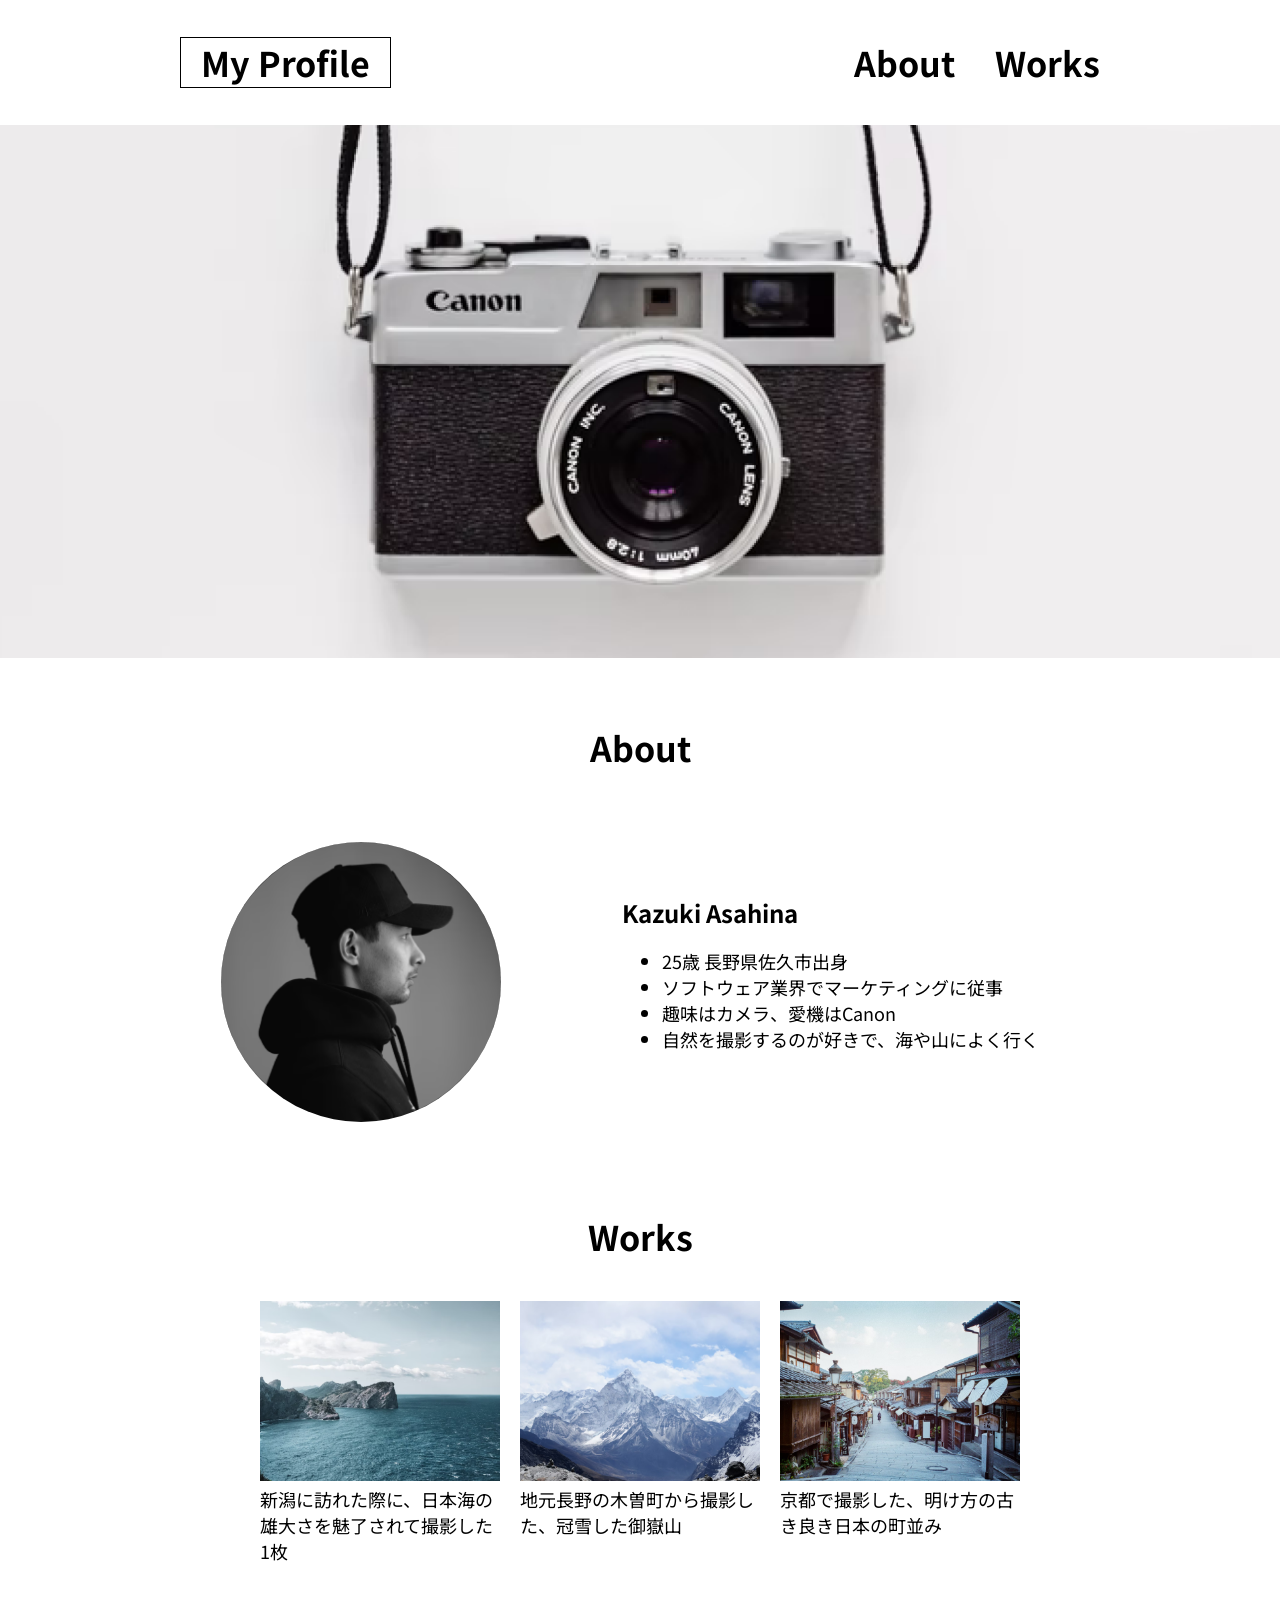
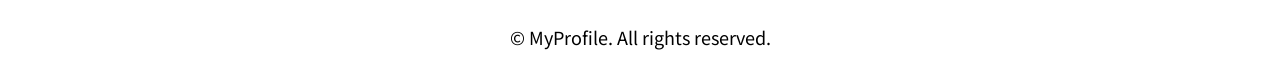
<file: kadai_001/index.html>
<!doctype html>
<html lang="en">
  <head>
    <meta charset="UTF-8" />
    <meta
      name="description"
      content="Kazuki Asahinaの自己紹介と趣味のカメラで撮影した写真を掲載しているサイトです。"
    />
    <title>MyProfile</title>
    <link rel="stylesheet" href="css/style.css" />
    <link rel="preconnect" href="https://fonts.googleapis.com" />
    <link rel="preconnect" href="https://fonts.gstatic.com" crossorigin="" />
    <link
      href="https://fonts.googleapis.com/css2?family=Noto+Sans+JP&amp;display=swap"
      rel="stylesheet"
    />
  </head>
  <body>
    <header>
      <div class="header-inner">
        <h1>
          <a href="index.html" class="home">My Profile</a>
        </h1>

        <nav>
          <ul class="menu">
            <li><a href="#about">About</a></li>
            <li><a href="#works">Works</a></li>
          </ul>
        </nav>
      </div>
    </header>

    <main>
      <article>
        <div>
          <img src="images/main.png" alt="CanonのCamera" class="mainpic" />
        </div>

        <section class="about">
          <h2 id="about">About</h2>
          <div class="about-inner">
            <img src="images/about.png" alt="Kazuki Asahina" class="circle" />
            <div class="content">
              <p class="name">Kazuki Asahina</p>
              <ul>
                <li>25歳 長野県佐久市出身</li>
                <li>ソフトウェア業界でマーケティングに従事</li>
                <li>趣味はカメラ、愛機はCanon</li>
                <li>自然を撮影するのが好きで、海や山によく行く</li>
              </ul>
            </div>
          </div>
        </section>

        <section class="works">
          <h2 id="works">Works</h2>
          <div class="works-inner">
            <div class="item">
              <img src="images/works1.png" alt="日本海" />
              <p>新潟に訪れた際に、日本海の雄大さを魅了されて撮影した1枚</p>
            </div>

            <div class="item">
              <img src="images/works2.png" alt="冠雪した御嶽山" />
              <p>地元長野の木曽町から撮影した、冠雪した御嶽山</p>
            </div>

            <div class="item">
              <img src="images/works3.png" alt="京都の街並み" />
              <p>京都で撮影した、明け方の古き良き日本の町並み</p>
            </div>
          </div>
        </section>
      </article>
    </main>

    <footer>
      <p>© MyProfile. All rights reserved.</p>
    </footer>
  </body>
</html>
</file>
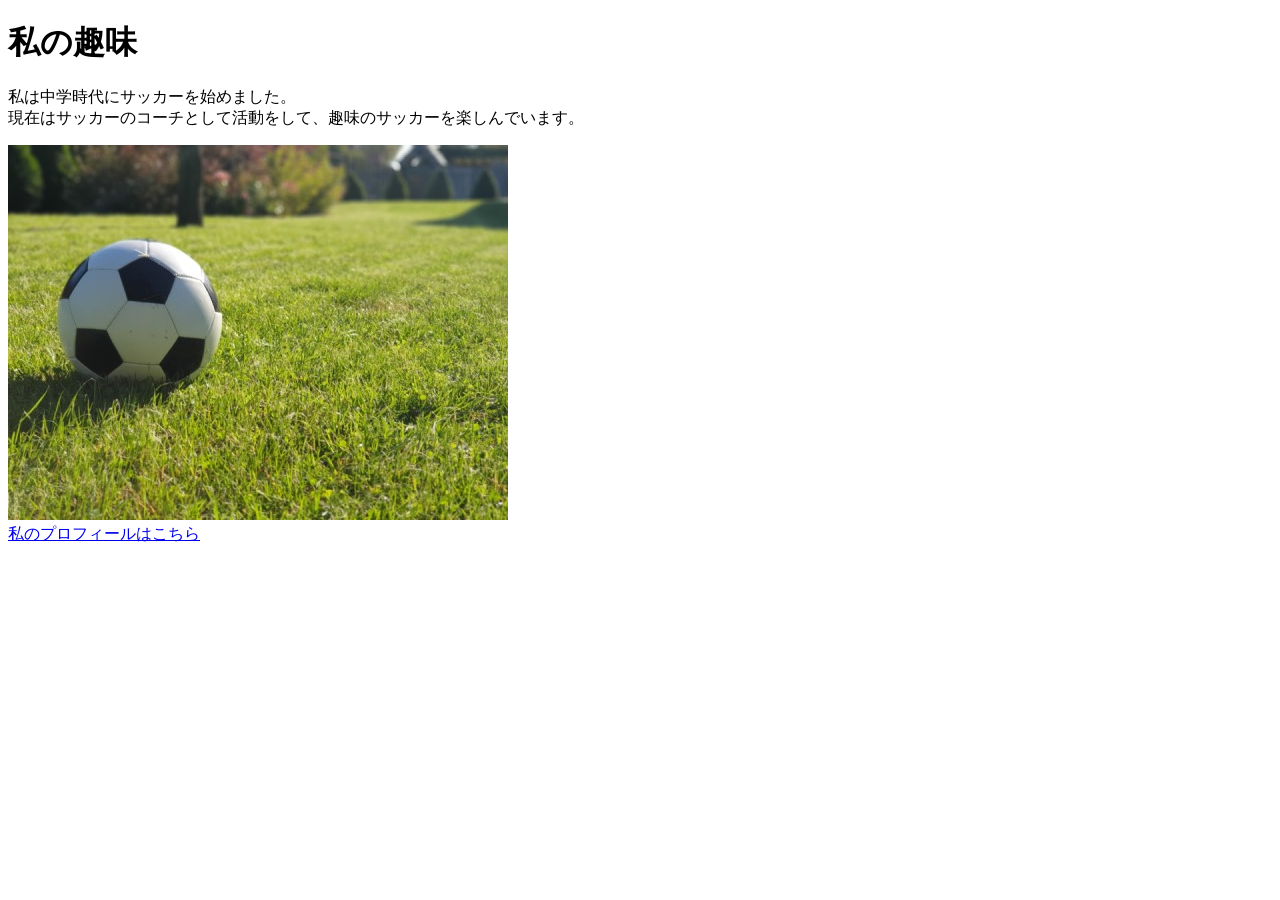
<file: kadai_005/kadai_005.html>
<!doctype html>
<html>
  <head>
    <title>5章課題</title>
    <meta name="description" content="このページは5章の課題です。" />
    <meta charset="UTF-8" />
  </head>
  <body>
    <h1>私の趣味</h1>
    <p>
      私は中学時代にサッカーを始めました。<br />
      現在はサッカーのコーチとして活動をして、趣味のサッカーを楽しんでいます。
    </p>
    <img src="images/sample.jpg" alt="" /><br />
    <a href="https://x.com/samuraijuku">私のプロフィールはこちら</a>
  </body>
</html>
</file>
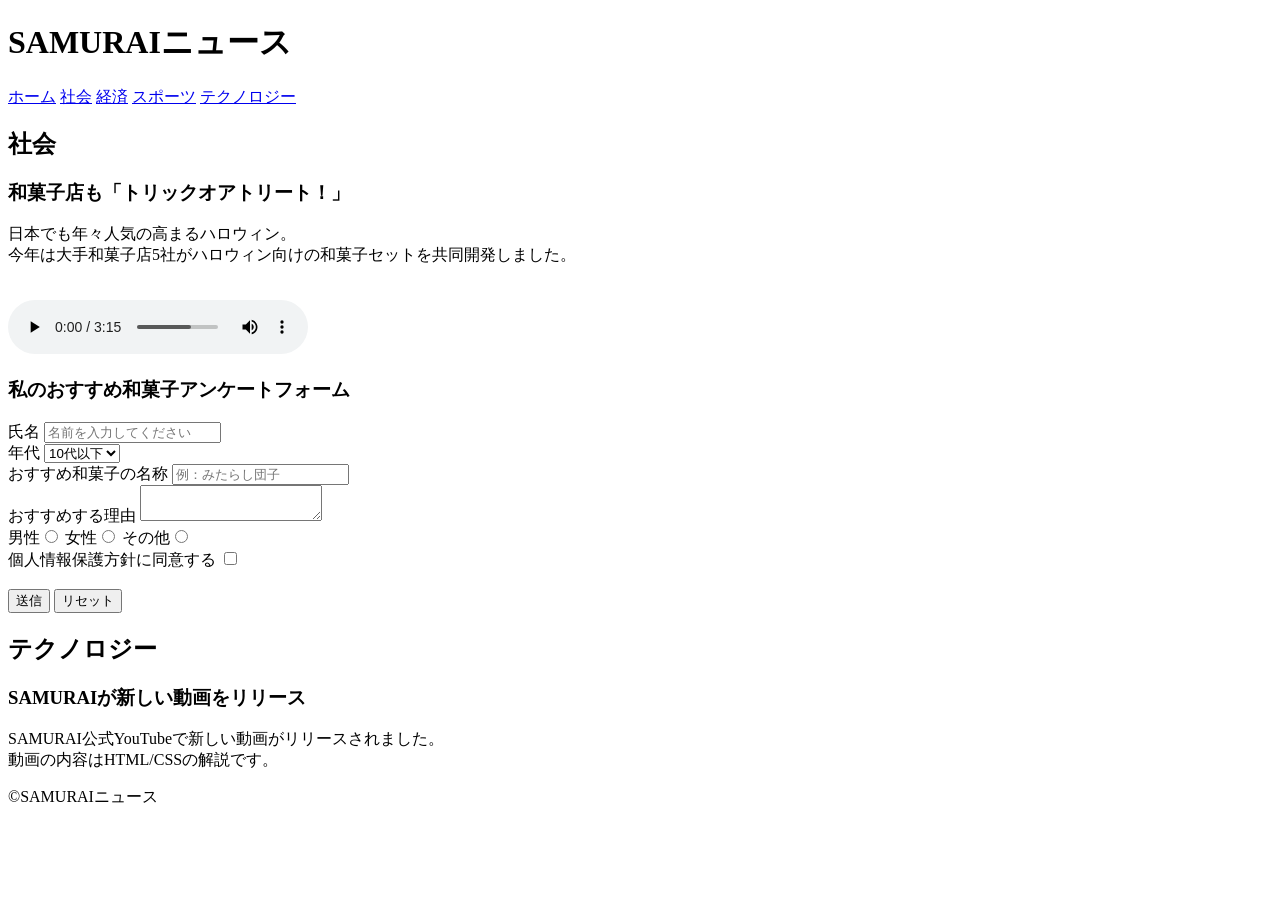
<file: kadai_008/kadai_008.html>
<!doctype html>
<html>
  <head>
    <title>8章課題</title>
    <meta name="description" content="このページは8章の課題です。" />
    <meta charset="UTF-8" />
  </head>
  <body>
    <header>
      <h1>SAMURAIニュース</h1>
      <nav>
        <a
          href="https://www.sejuku.net/?_gl=1*1o9l705*_gcl_au*NjQyOTE5NjIuMTc2NzUwNDQ1Nw..*_ga*MTY0MzkzMDEyOC4xNzU5NzI4MDYz*_ga_8Y6TNFRTP7*czE3NjkwNTU1MDYkbzkxJGcxJHQxNzY5MDU2NzcwJGo0OCRsMCRoMA.."
          >ホーム</a
        >
        <a
          href="https://www.sejuku.net/?_gl=1*1o9l705*_gcl_au*NjQyOTE5NjIuMTc2NzUwNDQ1Nw..*_ga*MTY0MzkzMDEyOC4xNzU5NzI4MDYz*_ga_8Y6TNFRTP7*czE3NjkwNTU1MDYkbzkxJGcxJHQxNzY5MDU2NzcwJGo0OCRsMCRoMA.."
          >社会</a
        >
        <a
          href="https://www.sejuku.net/?_gl=1*1o9l705*_gcl_au*NjQyOTE5NjIuMTc2NzUwNDQ1Nw..*_ga*MTY0MzkzMDEyOC4xNzU5NzI4MDYz*_ga_8Y6TNFRTP7*czE3NjkwNTU1MDYkbzkxJGcxJHQxNzY5MDU2NzcwJGo0OCRsMCRoMA.."
          >経済</a
        >
        <a
          href="https://www.sejuku.net/?_gl=1*1o9l705*_gcl_au*NjQyOTE5NjIuMTc2NzUwNDQ1Nw..*_ga*MTY0MzkzMDEyOC4xNzU5NzI4MDYz*_ga_8Y6TNFRTP7*czE3NjkwNTU1MDYkbzkxJGcxJHQxNzY5MDU2NzcwJGo0OCRsMCRoMA.."
          >スポーツ</a
        >
        <a
          href="https://www.sejuku.net/?_gl=1*1o9l705*_gcl_au*NjQyOTE5NjIuMTc2NzUwNDQ1Nw..*_ga*MTY0MzkzMDEyOC4xNzU5NzI4MDYz*_ga_8Y6TNFRTP7*czE3NjkwNTU1MDYkbzkxJGcxJHQxNzY5MDU2NzcwJGo0OCRsMCRoMA.."
          >テクノロジー</a
        >
      </nav>
    </header>
    <main>
      <article>
        <h2>社会</h2>
        <section>
          <h3>和菓子店も「トリックオアトリート！」</h3>
          <p>
            日本でも年々人気の高まるハロウィン。
            <br />
            今年は大手和菓子店5社がハロウィン向けの和菓子セットを共同開発しました。
          </p>
          <br />
          <audio src="ichi.mp3" controls></audio>
        </section>
        <section>
          <h3>私のおすすめ和菓子アンケートフォーム</h3>
          <form>
            <label>氏名</label>
            <input type="text" placeholder="名前を入力してください" />
            <br />

            <label>年代</label>
            <select>
              <option>10代以下</option>
              <option>20代</option>
              <option>30代</option>
              <option>40代以上</option>
            </select>
            <br />

            <label>おすすめ和菓子の名称</label>
            <input type="text" placeholder="例：みたらし団子" />
            <br />

            <label>おすすめする理由</label>
            <textarea></textarea>
            <br />

            <label>男性</label><input type="radio" name="gender" />
            <label>女性</label><input type="radio" name="gender" />
            <label>その他</label><input type="radio" name="gender" />
            <br />

            <label>個人情報保護方針に同意する</label>
            <input type="checkbox" />
            <br />
            <br />

            <input type="submit" value="送信" />
            <input type="reset" value="リセット" />
          </form>
        </section>
      </article>
      <article>
        <h2>テクノロジー</h2>
        <section>
          <h3>SAMURAIが新しい動画をリリース</h3>
          <p>
            SAMURAI公式YouTubeで新しい動画がリリースされました。
            <br />
            動画の内容はHTML/CSSの解説です。
          </p>
        </section>
      </article>
    </main>
    <footer>
      <p>&copy;SAMURAIニュース</p>
    </footer>
  </body>
</html>
</file>
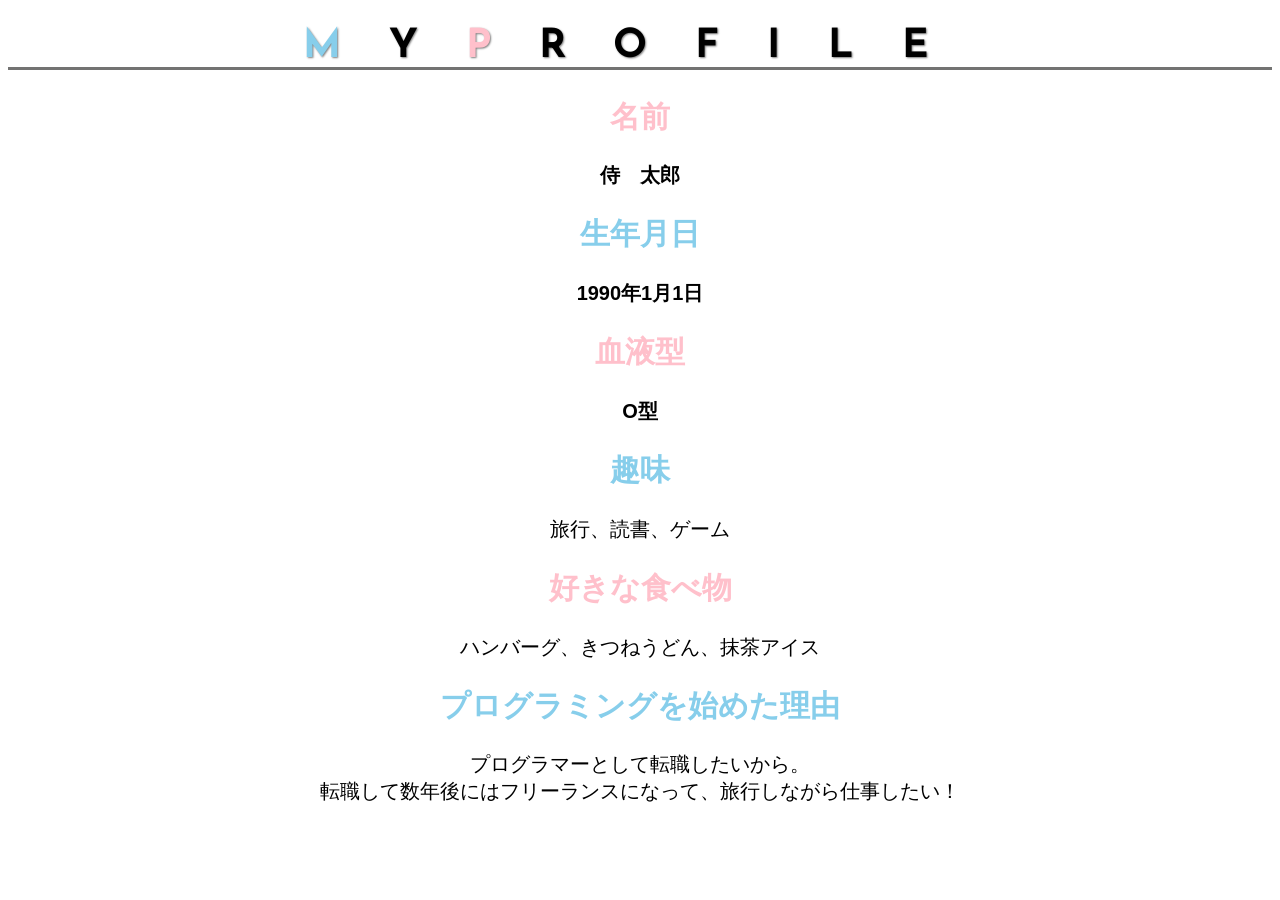
<file: kadai_015/kadai_015.html>
<!doctype html>
<html>
  <head>
    <title>15章課題</title>
    <meta charset="UTF-8" />
    <meta name="description" content="このページは15章の課題です。" />
    <link rel="stylesheet" href="style.css" />
    <link rel="preconnect" href="https://fonts.googleapis.com" />
    <link rel="preconnect" href="https://fonts.gstatic.com" crossorigin />
    <link
      href="https://fonts.googleapis.com/css2?family=Josefin+Sans&display=swap"
      rel="stylesheet"
    />
    <link rel="preconnect" href="https://fonts.googleapis.com" />
    <link rel="preconnect" href="https://fonts.gstatic.com" crossorigin />
    <link
      href="https://fonts.googleapis.com/css2?family=Josefin+Sans&family=Noto+Sans+JP&family=Roboto:ital,wght@0,100..900;1,100..900&display=swap"
      rel="stylesheet"
    />
  </head>
  <body>
    <h1><span class="blue">M</span>Y<span class="pink">P</span>ROFILE</h1>
    <div id="basic">
      <h2 class="pink">名前</h2>
      <p>侍　太郎</p>
      <h2 class="blue">生年月日</h2>
      <p>1990年1月1日</p>
      <h2 class="pink">血液型</h2>
      <p>O型</p>
    </div>
    <h2 class="blue">趣味</h2>
    <p>旅行、読書、ゲーム</p>
    <h2 class="pink">好きな食べ物</h2>
    <p>ハンバーグ、きつねうどん、抹茶アイス</p>
    <h2 class="blue">プログラミングを始めた理由</h2>
    <p>
      プログラマーとして転職したいから。<br />転職して数年後にはフリーランスになって、旅行しながら仕事したい！
    </p>
  </body>
</html>
</file>
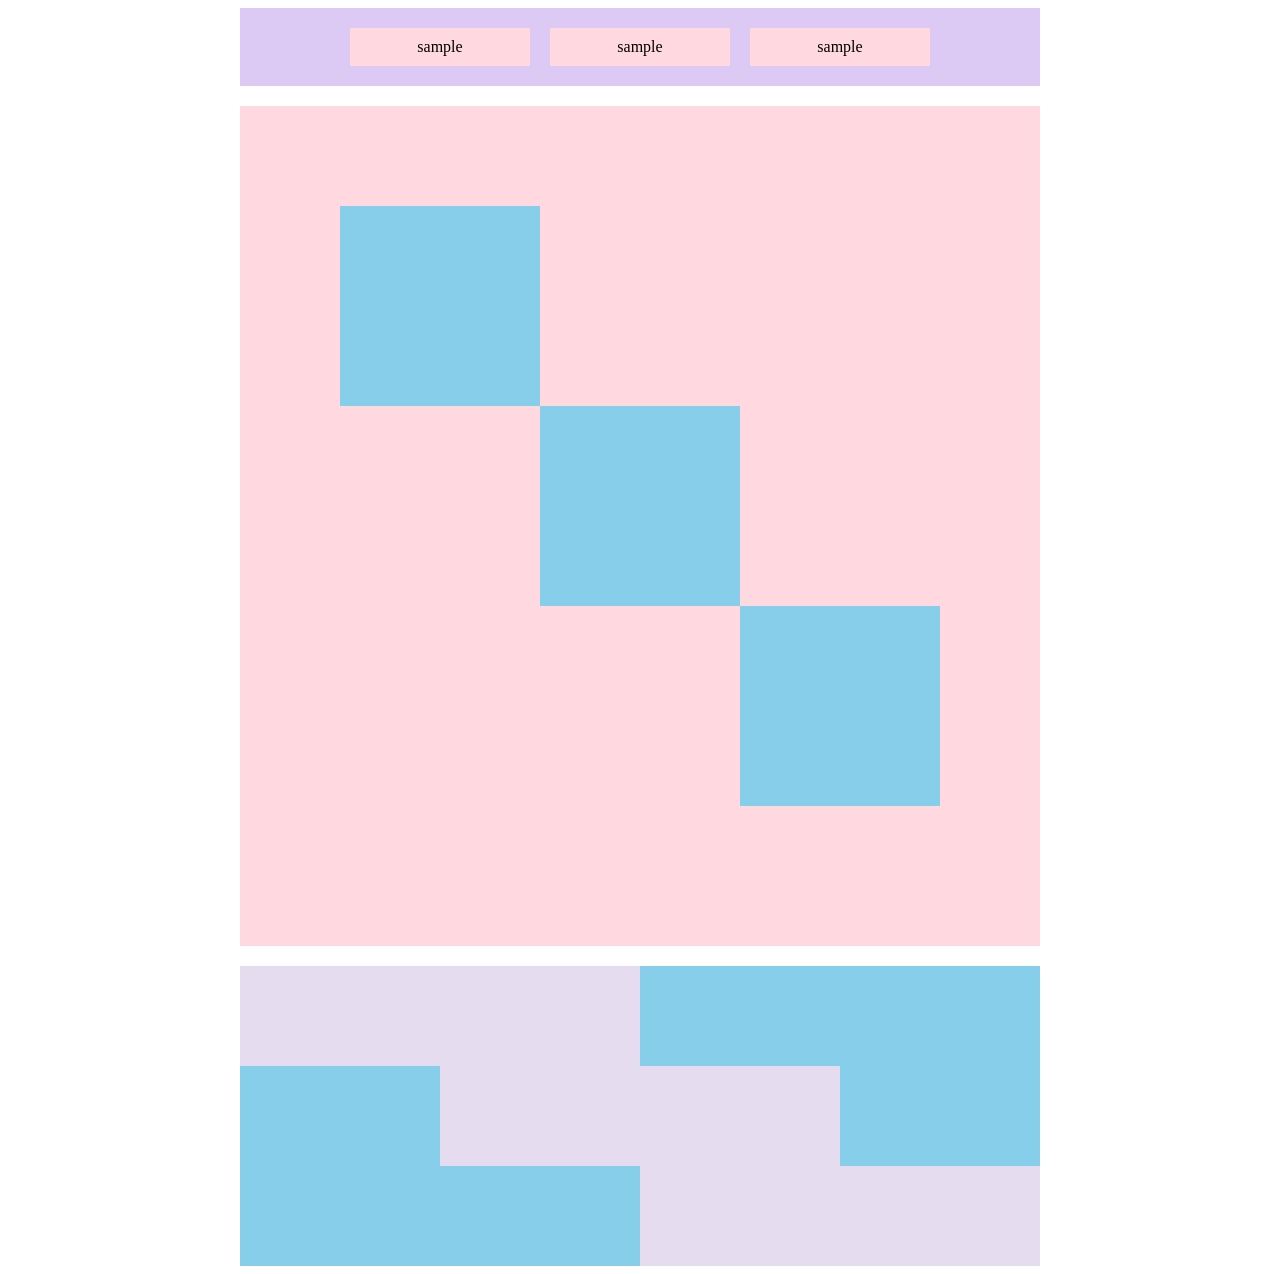
<file: kadai_018/kadai_018.html>
<!doctype html>
<html>
  <head>
    <meta charset="UTF-8" />
    <link rel="stylesheet" href="style.css" />
    <meta name="description" content="このページは18章の課題です。" />
    <title>18章課題</title>
  </head>
  <body>
    <div id="top">
      <p class="top-child">sample</p>
      <p class="top-child">sample</p>
      <p class="top-child">sample</p>
    </div>
    <div id="middle">
      <div id="middle-child01"></div>
      <div id="middle-child02"></div>
      <div id="middle-child03"></div>
    </div>
    <div id="bottom">
      <div id="bottom-child01"></div>
      <div id="bottom-child02"></div>
      <div id="bottom-child03"></div>
    </div>
  </body>
</html>
</file>
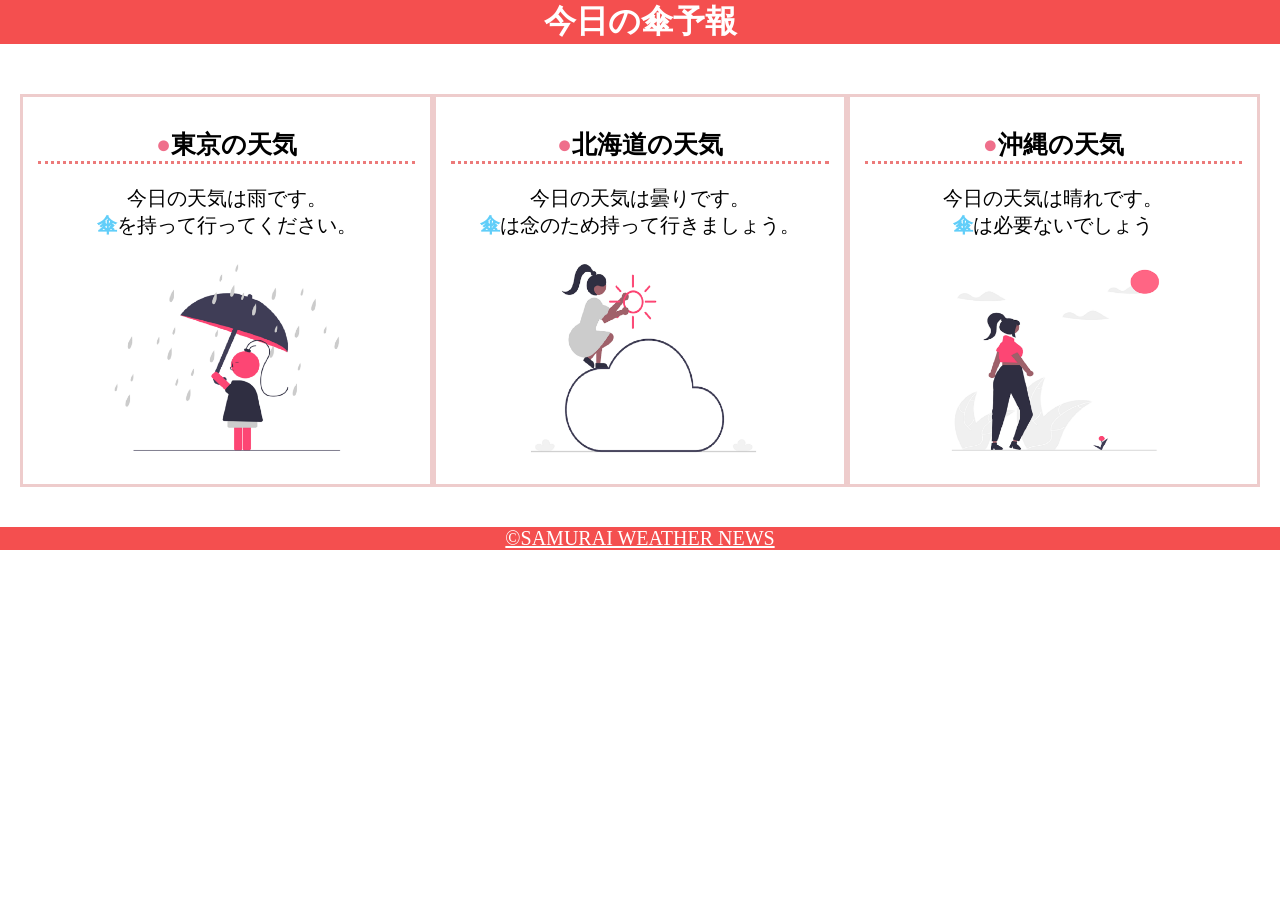
<file: kadai_022/kadai_022.html>
<!doctype html>
<html>
  <head>
    <meta charset="UTF-8" />
    <meta name="viewport" content="width=device-width, initial-scale=1.0" />
    <link rel="stylesheet" href="style.css" />
    <meta name="description" content="このページは22章の課題です。" />
    <title>22章課題</title>
  </head>
  <body>
    <header>
      <h1>今日の傘予報</h1>
    </header>

    <main>
      <div id="parent">
        <div class="contents">
          <h2>東京の天気</h2>
          <p>今日の天気は雨です。</p>
          <p><span class="kasa">傘</span>を持って行ってください。</p>
          <img src="images/rainy.png" alt="雨" />
        </div>

        <div class="contents">
          <h2>北海道の天気</h2>
          <p>今日の天気は曇りです。</p>
          <p><span class="kasa">傘</span>は念のため持って行きましょう。</p>
          <img src="images/cloudy.png" alt="曇り" />
        </div>

        <div class="contents">
          <h2>沖縄の天気</h2>
          <p>今日の天気は晴れです。</p>
          <p>傘は必要ないでしょう</p>
          <img src="images/sunny.png" alt="晴れ" />
        </div>
      </div>
    </main>

    <footer>
      <a href="https://www.sejuku.net/corp/">&copy;SAMURAI WEATHER NEWS</a>
    </footer>
  </body>
</html>
</file>
<file: kadai_001/css/style.css>
* {
  box-sizing: border-box;
}

body {
  padding: 0px;
  margin: 0px;
  font-family: "Noto Sans JP", sans-serif;
  font-size: 18px;
}

p {
  margin: 0;
}

.header-inner {
  display: flex;
  flex-wrap: wrap;
  justify-content: space-between;
  align-items: center;
  margin: 20px auto;
  max-width: 960px;
}

.header-inner a {
  color: black;
  font-weight: bold;
  text-decoration: none;
}

h1 {
  margin: 0 0 0 20px;
  font-size: 34px;
  border: 1px solid black;
  padding: 0px 20px;
}

.home {
  text-decoration: none;
}

nav .menu {
  display: flex;
  padding-left: 0;
}

nav li {
  margin: 0 20px;
  list-style: none;
}

nav a {
  font-size: 34px;
}

h2 {
  margin: 0;
  padding: 60px 0 40px;
  text-align: center;
  font-size: 34px;
}

p,
li {
  font-size: 18px;
}

img {
  margin: 0 auto;
  width: 100%;
}

.about-inner {
  padding: 10px;
  display: flex;
  flex-wrap: wrap;
  align-items: center;
  margin: 20px auto;
  max-width: 960px;
}

.name {
  font-size: 24px;
  font-weight: bold;
}

.circle {
  border-radius: 50%;
  width: 280px;
  height: 280px;
}

.content {
  margin: 0 auto;
  padding: 0 20px;
}

.works-inner {
  display: flex;
  flex-wrap: wrap;
  justify-content: center;
  margin: 0 auto;
  max-width: 960px;
}

.item {
  margin: 0 10px;
  padding-bottom: 60px;
  width: 25%;
}

footer p {
  text-align: center;
  padding-bottom: 20px;
}

@media (max-width: 767px) {
  h1 {
    font-size: 28px;
  }

  h2 {
    padding: 30px 0 20px;
    font-size: 28px;
  }

  nav li {
    margin: 0 10px;
  }

  nav a {
    font-size: 21px;
  }

  .item {
    width: 100%;
    text-align: center;
    padding-bottom: 40px;
  }
}
</file>
<file: kadai_015/style.css>
html {
  font-size: 20px;
}
body {
  font-family: "Arial", "Meiryo", sans-serif;
  font-size: 20px;
  text-align: center;
}
.blue {
  color: skyblue;
}
.pink {
  color: rgb(255, 192, 203);
}
h1 {
  font-size: 2rem;
  font-family: "Josefin Sans", sans-serif;
  letter-spacing: 1.2em;
  text-shadow: 1px 1px 2px gray;
  border-bottom: solid 3px rgb(115, 115, 114);
}
#basic p {
  font-weight: bold;
}
</file>
<file: kadai_018/style.css>
#top {
  display: flex;
  justify-content: center;
  align-items: center;
  width: 800px;
  background-color: #dcc9f4;
  padding: 20px 0;
  margin: 0 auto;
  margin-bottom: 20px;
}

#top p {
  text-align: center;
  margin: 0 10px;
}

.top-child {
  width: 20%;
  background-color: #ffd9df;
  display: inline-flex;
  justify-content: center;
  align-items: center;
  padding: 10px;
}
#middle {
  position: relative;
  width: 800px;
  height: 800px;
  padding: 20px 0;
  margin-left: auto;
  margin-right: auto;
  margin-bottom: 20px;
  background-color: #ffd9df;
}
#middle-child01,
#middle-child02,
#middle-child03 {
  width: 200px;
  height: 200px;
  background-color: #87ceeb;
}
#middle-child01 {
  position: absolute;
  top: 100px;
  left: 100px;
}
#middle-child02 {
  position: absolute;
  top: 300px;
  left: 300px;
}
#middle-child03 {
  position: absolute;
  top: 500px;
  left: 500px;
}
#bottom {
  width: 800px;
  height: 300px;
  margin: 0 auto;
  background-color: #87ceeb;
}
#bottom-child01,
#bottom-child02,
#bottom-child03 {
  width: 400px;
  height: 100px;
  background-color: #e5dcf0;
}

#bottom-child02 {
  position: relative;
  left: 200px;
}
#bottom-child03 {
  position: relative;
  left: 400px;
}
</file>
<file: kadai_022/style.css>
h1 {
  margin: 0px 0px;
  color: rgb(255, 255, 255);
}

a:link {
  font-size: 20px;
  color: orange;
}

p {
  margin: 0px;
  font-size: 20px;
}

body {
  margin: 0px 0px;
}

header {
  margin-bottom: 20px;
  background-color: rgb(244, 79, 79);
  text-align: center;
}

main {
  margin: 10px;
  padding: 10px;
}

#parent {
  display: flex;
  flex-direction: row;
  justify-content: space-around;
  flex-wrap: wrap;
}

.contents {
  flex-basis: 25%;
  border: 3px solid rgb(238, 204, 204);
  padding: 10px 15px;
  margin: 20px 0px;
  text-align: center;
  flex-grow: 1;
}

h2::before {
  content: "●";
  color: rgb(239, 111, 139);
}

h2 {
  font-size: 25px;
  border-bottom: 3px dotted rgb(236, 122, 122);
}

.umbrella {
  color: rgb(97, 206, 249);
}
img {
  margin: 10px 0;
  width: 70%;
}

footer {
  background-color: rgb(244, 79, 79);
  text-align: center;
}
.contents p:nth-of-type(2)::first-letter {
  font-weight: bold;
  color: rgb(97, 206, 249);
}
a:link {
  color: rgb(255, 255, 255);
}

a:visited {
  color: rgb(193, 234, 251);
}

a:hover {
  color: rgb(245, 178, 168);
}

@media screen and (max-width: 768px) {
  #parent {
    flex-direction: column; /* 縦並び */
  }
  .contents {
    flex-basis: 100%;
  }
}
</file>
